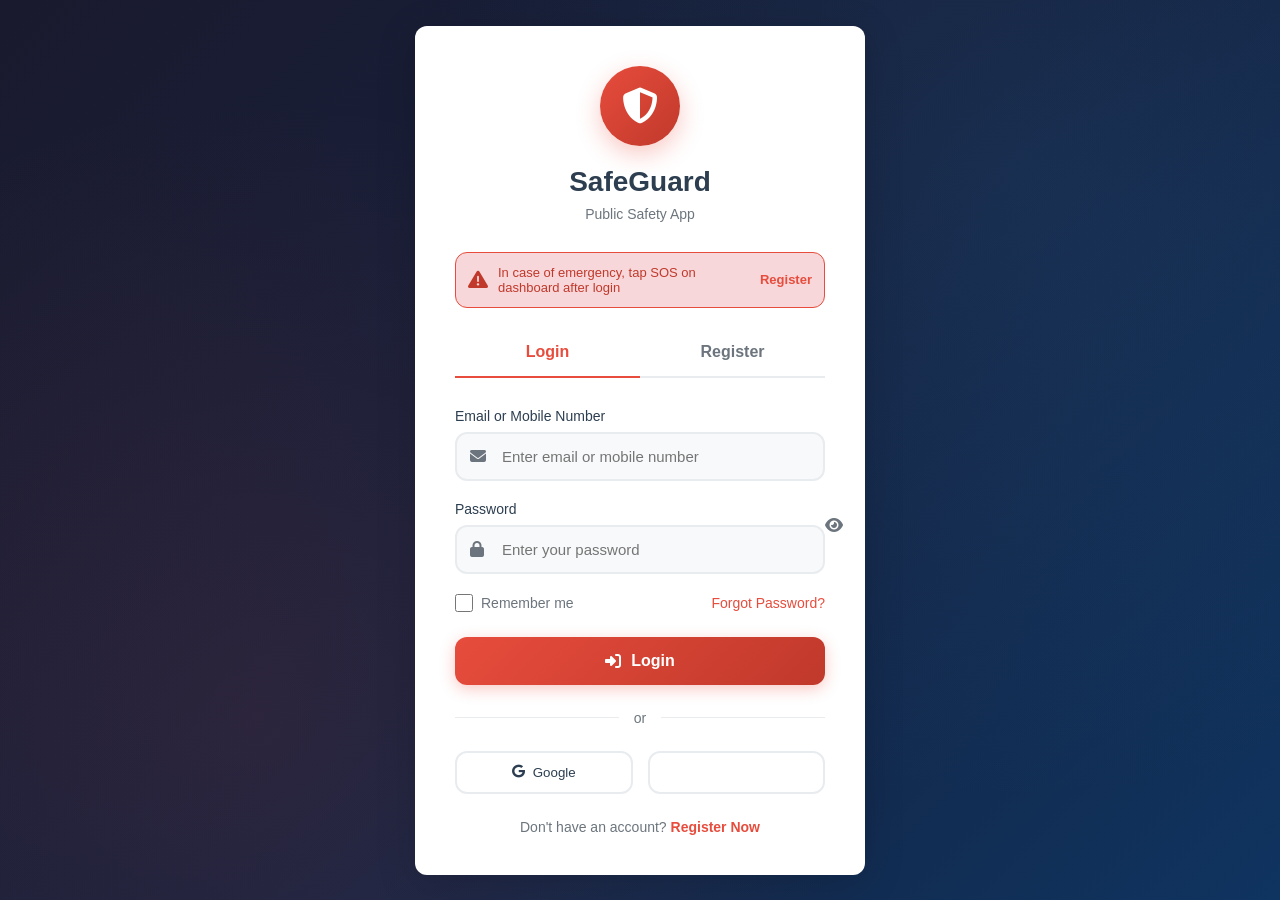
<file: index.html>
<!DOCTYPE html>
<html lang="en">
<head>
    <meta charset="UTF-8">
    <meta name="viewport" content="width=device-width, initial-scale=1.0">
    <title>SafeGuard - Login</title>
    <link rel="stylesheet" href="style.css">
    <link rel="stylesheet" href="https://cdnjs.cloudflare.com/ajax/libs/font-awesome/6.4.0/css/all.min.css">
</head>
<body>
    <div class="auth-container">
        <div class="auth-card">
            <div class="auth-header">
                <div class="logo-container">
                    <i class="fas fa-shield-halved"></i>
                </div>
                <h1>SafeGuard</h1>
                <p>Public Safety App</p>
            </div>

            <div class="sos-emergency">
                <i class="fas fa-exclamation-triangle"></i>
                <span>In case of emergency, tap SOS on dashboard after login</span>
                <a href="register.html">Register</a>
            </div>

            <div class="auth-tabs">
                <div class="auth-tab active" data-tab="login">Login</div>
                <div class="auth-tab" data-tab="register">Register</div>
            </div>

            <!-- Login Form -->
            <form id="loginForm" class="auth-form active">
                <div class="form-group">
                    <label>Email or Mobile Number</label>
                    <div class="input-wrapper">
                        <input type="text" id="loginEmail" placeholder="Enter email or mobile number" required>
                        <i class="fas fa-envelope"></i>
                    </div>
                    <span class="error-message" id="loginEmailError">Please enter a valid email or mobile number</span>
                </div>

                <div class="form-group">
                    <label>Password</label>
                    <div class="input-wrapper">
                        <input type="password" id="loginPassword" placeholder="Enter your password" required>
                        <i class="fas fa-lock"></i>
                        <button type="button" class="toggle-password" onclick="togglePassword('loginPassword')">
                            <i class="fas fa-eye"></i>
                        </button>
                    </div>
                    <span class="error-message" id="loginPasswordError">Password is required</span>
                </div>

                <div class="auth-options">
                    <label class="remember-me">
                        <input type="checkbox" id="rememberMe">
                        <span>Remember me</span>
                    </label>
                    <a href="#" class="forgot-password" onclick="showForgotPassword()">Forgot Password?</a>
                </div>

                <button type="submit" class="btn btn-primary">
                    <i class="fas fa-sign-in-alt"></i>
                    Login
                </button>

                <div class="divider">
                    <span>or</span>
                </div>

                <div class="social-login">
                    <button type="button" class="social-btn btn-google" onclick="loginWithGoogle()">
                        <i class="fab fa-google"></i>
                        Google
                    </button>
                    <button type="button" class="social-btn btn-otp" onclick="showLoginOTP()">
                        <i class="fas fa-mobile-alt"></i>
                        Login with OTP
                    </button>
                </div>

                <div class="auth-footer">
                    Don't have an account? <a href="register.html">Register Now</a>
                </div>
            </form>

            <!-- Login with OTP Form -->
            <form id="loginOTPForm" class="auth-form">
                <div class="form-group">
                    <label>Mobile Number</label>
                    <div class="input-wrapper">
                        <input type="tel" id="otpMobile" placeholder="Enter mobile number" required>
                        <i class="fas fa-phone"></i>
                    </div>
                    <span class="error-message" id="otpMobileError">Please enter a valid mobile number</span>
                </div>

                <button type="button" class="btn btn-otp" onclick="sendLoginOTP()">
                    <i class="fas fa-paper-plane"></i>
                    Send OTP
                </button>

                <div class="otp-timer hidden" id="otpTimer">
                    Resend OTP in <span id="timerCount">60</span> seconds
                    <button type="button" onclick="resendLoginOTP()" id="resendBtn" disabled>Resend</button>
                </div>

                <div class="form-group" id="otpInputGroup" style="margin-top: 20px;">
                    <label>Enter OTP</label>
                    <div class="input-wrapper">
                        <input type="text" id="loginOtp" placeholder="Enter 6-digit OTP" maxlength="6">
                        <i class="fas fa-key"></i>
                    </div>
                    <span class="error-message" id="loginOtpError">Please enter valid OTP</span>
                </div>

                <button type="button" class="btn btn-primary" onclick="verifyLoginOTP()">
                    <i class="fas fa-check"></i>
                    Verify & Login
                </button>

                <div class="auth-footer">
                    <a href="#" onclick="showLoginForm()">Back to Login</a>
                </div>
            </form>

            <!-- Forgot Password Form -->
            <form id="forgotPasswordForm" class="auth-form">
                <div class="form-group">
                    <label>Email or Mobile Number</label>
                    <div class="input-wrapper">
                        <input type="text" id="forgotEmail" placeholder="Enter your email or mobile" required>
                        <i class="fas fa-envelope"></i>
                    </div>
                </div>

                <button type="button" class="btn btn-primary" onclick="resetPassword()">
                    <i class="fas fa-paper-plane"></i>
                    Send Reset Link
                </button>

                <div class="auth-footer">
                    <a href="#" onclick="showLoginForm()">Back to Login</a>
                </div>
            </form>
        </div>
    </div>

    <script src="script.js"></script>
</body>
</html>
</file>
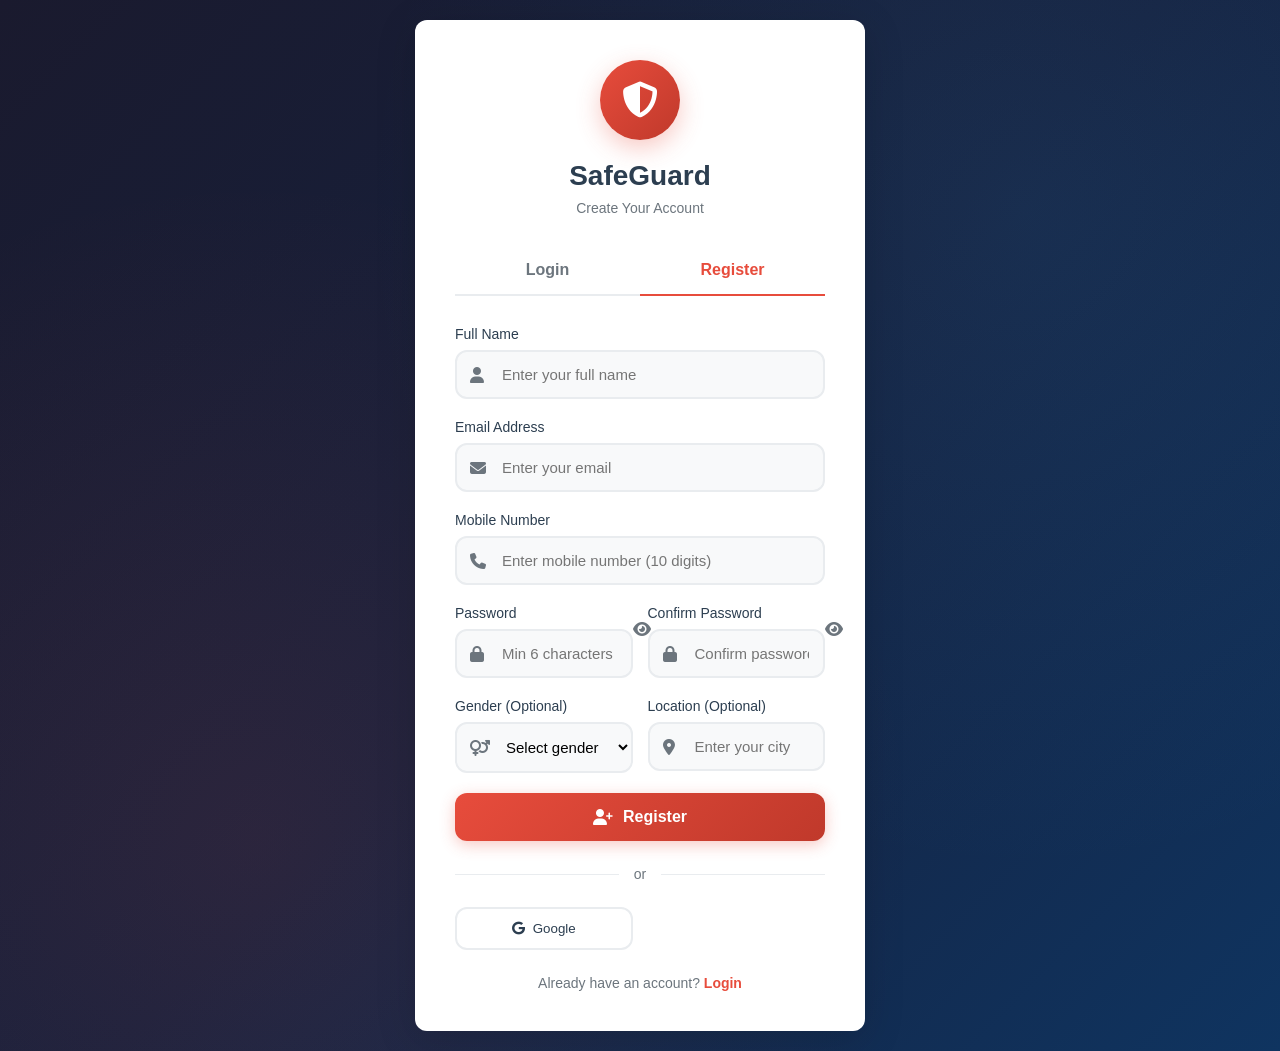
<file: register.html>
<!DOCTYPE html>
<html lang="en">
<head>
    <meta charset="UTF-8">
    <meta name="viewport" content="width=device-width, initial-scale=1.0">
    <title>SafeGuard - Register</title>
    <link rel="stylesheet" href="style.css">
    <link rel="stylesheet" href="https://cdnjs.cloudflare.com/ajax/libs/font-awesome/6.4.0/css/all.min.css">
</head>
<body>
    <div class="auth-container">
        <div class="auth-card">
            <div class="auth-header">
                <div class="logo-container">
                    <i class="fas fa-shield-halved"></i>
                </div>
                <h1>SafeGuard</h1>
                <p>Create Your Account</p>
            </div>

            <div class="auth-tabs">
                <div class="auth-tab" data-tab="login">Login</div>
                <div class="auth-tab active" data-tab="register">Register</div>
            </div>

            <!-- Registration Form -->
            <form id="registerForm" class="auth-form active">
                <div class="form-group">
                    <label>Full Name</label>
                    <div class="input-wrapper">
                        <input type="text" id="regName" placeholder="Enter your full name" required>
                        <i class="fas fa-user"></i>
                    </div>
                    <span class="error-message" id="regNameError">Please enter your full name</span>
                </div>

                <div class="form-group">
                    <label>Email Address</label>
                    <div class="input-wrapper">
                        <input type="email" id="regEmail" placeholder="Enter your email" required>
                        <i class="fas fa-envelope"></i>
                    </div>
                    <span class="error-message" id="regEmailError">Please enter a valid email address</span>
                </div>

                <div class="form-group">
                    <label>Mobile Number</label>
                    <div class="input-wrapper">
                        <input type="tel" id="regMobile" placeholder="Enter mobile number (10 digits)" maxlength="10" required>
                        <i class="fas fa-phone"></i>
                    </div>
                    <span class="error-message" id="regMobileError">Please enter a valid 10-digit mobile number</span>
                </div>

                <div class="form-row">
                    <div class="form-group">
                        <label>Password</label>
                        <div class="input-wrapper">
                            <input type="password" id="regPassword" placeholder="Min 6 characters" required minlength="6">
                            <i class="fas fa-lock"></i>
                            <button type="button" class="toggle-password" onclick="togglePassword('regPassword')">
                                <i class="fas fa-eye"></i>
                            </button>
                        </div>
                        <span class="error-message" id="regPasswordError">Password must be at least 6 characters</span>
                    </div>

                    <div class="form-group">
                        <label>Confirm Password</label>
                        <div class="input-wrapper">
                            <input type="password" id="regConfirmPassword" placeholder="Confirm password" required>
                            <i class="fas fa-lock"></i>
                            <button type="button" class="toggle-password" onclick="togglePassword('regConfirmPassword')">
                                <i class="fas fa-eye"></i>
                            </button>
                        </div>
                        <span class="error-message" id="regConfirmPasswordError">Passwords do not match</span>
                    </div>
                </div>

                <div class="form-row">
                    <div class="form-group">
                        <label>Gender (Optional)</label>
                        <div class="input-wrapper">
                            <select id="regGender" class="input-field">
                                <option value="">Select gender</option>
                                <option value="male">Male</option>
                                <option value="female">Female</option>
                                <option value="other">Other</option>
                            </select>
                            <i class="fas fa-venus-mars" style="left: 15px;"></i>
                        </div>
                    </div>

                    <div class="form-group">
                        <label>Location (Optional)</label>
                        <div class="input-wrapper">
                            <input type="text" id="regLocation" placeholder="Enter your city">
                            <i class="fas fa-map-marker-alt"></i>
                        </div>
                    </div>
                </div>

                <button type="submit" class="btn btn-primary">
                    <i class="fas fa-user-plus"></i>
                    Register
                </button>

                <div class="divider">
                    <span>or</span>
                </div>

                <div class="social-login">
                    <button type="button" class="social-btn btn-google" onclick="loginWithGoogle()">
                        <i class="fab fa-google"></i>
                        Google
                    </button>
                </div>

                <div class="auth-footer">
                    Already have an account? <a href="index.html">Login</a>
                </div>
            </form>
        </div>
    </div>

    <script src="script.js"></script>
</body>
</html>
</file>
<file: style.css>
* {
    margin: 0;
    padding: 0;
    box-sizing: border-box;
    font-family: 'Segoe UI', Tahoma, Geneva, Verdana, sans-serif;
}

:root {
    --primary: #e74c3c;
    --primary-dark: #c0392b;
    --primary-light: #f8d7da;
    --secondary: #2c3e50;
    --success: #27ae60;
    --warning: #f39c12;
    --danger: #e74c3c;
    --light: #f8f9fa;
    --dark: #1a1a2e;
    --white: #ffffff;
    --gray: #6c757d;
    --gray-light: #e9ecef;
    --shadow: 0 4px 20px rgba(0, 0, 0, 0.1);
    --shadow-lg: 0 8px 40px rgba(0, 0, 0, 0.15);
    --border-radius: 12px;
    --transition: all 0.3s ease;
}

body {
    background: linear-gradient(135deg, #1a1a2e 0%, #16213e 50%, #0f3460 100%);
    min-height: 100vh;
    display: flex;
    align-items: center;
    justify-content: center;
    padding: 20px;
    position: relative;
    overflow-x: hidden;
}

body::before {
    content: '';
    position: absolute;
    top: 0;
    left: 0;
    right: 0;
    bottom: 0;
    background: 
        radial-gradient(circle at 20% 80%, rgba(231, 76, 60, 0.1) 0%, transparent 50%),
        radial-gradient(circle at 80% 20%, rgba(52, 152, 219, 0.1) 0%, transparent 50%);
    pointer-events: none;
}

.auth-container {
    width: 100%;
    max-width: 450px;
    position: relative;
    z-index: 1;
}

.auth-card {
    background: var(--white);
    border-radius: var(--border-radius);
    box-shadow: var(--shadow-lg);
    padding: 40px;
    animation: slideUp 0.5s ease;
}

@keyframes slideUp {
    from {
        opacity: 0;
        transform: translateY(30px);
    }
    to {
        opacity: 1;
        transform: translateY(0);
    }
}

.auth-header {
    text-align: center;
    margin-bottom: 30px;
}

.logo-container {
    width: 80px;
    height: 80px;
    background: linear-gradient(135deg, var(--primary) 0%, var(--primary-dark) 100%);
    border-radius: 50%;
    display: flex;
    align-items: center;
    justify-content: center;
    margin: 0 auto 20px;
    box-shadow: 0 8px 25px rgba(231, 76, 60, 0.3);
}

.logo-container i {
    font-size: 36px;
    color: var(--white);
}

.auth-header h1 {
    color: var(--secondary);
    font-size: 28px;
    font-weight: 700;
    margin-bottom: 8px;
}

.auth-header p {
    color: var(--gray);
    font-size: 14px;
}

.auth-tabs {
    display: flex;
    border-bottom: 2px solid var(--gray-light);
    margin-bottom: 30px;
}

.auth-tab {
    flex: 1;
    padding: 15px;
    text-align: center;
    cursor: pointer;
    font-weight: 600;
    color: var(--gray);
    transition: var(--transition);
    border-bottom: 2px solid transparent;
    margin-bottom: -2px;
}

.auth-tab:hover {
    color: var(--primary);
}

.auth-tab.active {
    color: var(--primary);
    border-bottom-color: var(--primary);
}

.auth-form {
    display: none;
}

.auth-form.active {
    display: block;
    animation: fadeIn 0.3s ease;
}

@keyframes fadeIn {
    from { opacity: 0; }
    to { opacity: 1; }
}

.form-group {
    margin-bottom: 20px;
}

.form-group label {
    display: block;
    margin-bottom: 8px;
    color: var(--secondary);
    font-weight: 500;
    font-size: 14px;
}

.input-wrapper {
    position: relative;
}

.input-wrapper i {
    position: absolute;
    left: 15px;
    top: 50%;
    transform: translateY(-50%);
    color: var(--gray);
    font-size: 16px;
    transition: var(--transition);
}

.input-wrapper input {
    width: 100%;
    padding: 14px 14px 14px 45px;
    border: 2px solid var(--gray-light);
    border-radius: var(--border-radius);
    font-size: 15px;
    transition: var(--transition);
    background: var(--light);
}

.input-wrapper input:focus {
    outline: none;
    border-color: var(--primary);
    background: var(--white);
    box-shadow: 0 0 0 4px rgba(231, 76, 60, 0.1);
}

.input-wrapper input:focus + i,
.input-wrapper:focus-within i {
    color: var(--primary);
}

.input-wrapper .toggle-password {
    position: absolute;
    right: 15px;
    left: auto;
    cursor: pointer;
    background: none;
    border: none;
    font-size: 16px;
    color: var(--gray);
}

.input-wrapper .toggle-password:hover {
    color: var(--primary);
}

.form-row {
    display: grid;
    grid-template-columns: 1fr 1fr;
    gap: 15px;
}

select.input-field {
    width: 100%;
    padding: 14px 14px 14px 45px;
    border: 2px solid var(--gray-light);
    border-radius: var(--border-radius);
    font-size: 15px;
    transition: var(--transition);
    background: var(--light);
    cursor: pointer;
}

select.input-field:focus {
    outline: none;
    border-color: var(--primary);
    background: var(--white);
}

.error-message {
    color: var(--danger);
    font-size: 12px;
    margin-top: 6px;
    display: none;
}

.error-message.show {
    display: block;
    animation: shake 0.3s ease;
}

@keyframes shake {
    0%, 100% { transform: translateX(0); }
    25% { transform: translateX(-5px); }
    75% { transform: translateX(5px); }
}

.input-error {
    border-color: var(--danger) !important;
}

.btn {
    width: 100%;
    padding: 15px;
    border: none;
    border-radius: var(--border-radius);
    font-size: 16px;
    font-weight: 600;
    cursor: pointer;
    transition: var(--transition);
    display: flex;
    align-items: center;
    justify-content: center;
    gap: 10px;
}

.btn-primary {
    background: linear-gradient(135deg, var(--primary) 0%, var(--primary-dark) 100%);
    color: var(--white);
    box-shadow: 0 4px 15px rgba(231, 76, 60, 0.3);
}

.btn-primary:hover {
    transform: translateY(-2px);
    box-shadow: 0 6px 20px rgba(231, 76, 60, 0.4);
}

.btn-primary:active {
    transform: translateY(0);
}

.btn-secondary {
    background: var(--gray-light);
    color: var(--secondary);
}

.btn-secondary:hover {
    background: var(--gray);
    color: var(--white);
}

.btn-google {
    background: var(--white);
    color: var(--secondary);
    border: 2px solid var(--gray-light);
}

.btn-google:hover {
    border-color: #db4437;
    color: #db4437;
}

.btn-otp {
    background: var(--success);
    color: var(--white);
}

.btn-otp:hover {
    background: #219a52;
}

.auth-options {
    display: flex;
    justify-content: space-between;
    align-items: center;
    margin-bottom: 25px;
    font-size: 14px;
}

.remember-me {
    display: flex;
    align-items: center;
    gap: 8px;
    cursor: pointer;
    color: var(--gray);
}

.remember-me input {
    width: 18px;
    height: 18px;
    accent-color: var(--primary);
    cursor: pointer;
}

.forgot-password {
    color: var(--primary);
    text-decoration: none;
    font-weight: 500;
}

.forgot-password:hover {
    text-decoration: underline;
}

.divider {
    display: flex;
    align-items: center;
    margin: 25px 0;
    color: var(--gray);
    font-size: 14px;
}

.divider::before,
.divider::after {
    content: '';
    flex: 1;
    height: 1px;
    background: var(--gray-light);
}

.divider span {
    padding: 0 15px;
}

.social-login {
    display: grid;
    grid-template-columns: 1fr 1fr;
    gap: 15px;
}

.social-btn {
    padding: 12px;
    border: 2px solid var(--gray-light);
    border-radius: var(--border-radius);
    background: var(--white);
    cursor: pointer;
    display: flex;
    align-items: center;
    justify-content: center;
    gap: 8px;
    font-weight: 500;
    transition: var(--transition);
}

.social-btn:hover {
    border-color: var(--primary);
    transform: translateY(-2px);
}

.social-btn img {
    width: 20px;
    height: 20px;
}

.auth-footer {
    text-align: center;
    margin-top: 25px;
    color: var(--gray);
    font-size: 14px;
}

.auth-footer a {
    color: var(--primary);
    text-decoration: none;
    font-weight: 600;
}

.auth-footer a:hover {
    text-decoration: underline;
}

.sos-emergency {
    background: var(--primary-light);
    border: 1px solid var(--primary);
    border-radius: var(--border-radius);
    padding: 12px;
    margin-bottom: 20px;
    display: flex;
    align-items: center;
    gap: 10px;
    font-size: 13px;
    color: var(--primary-dark);
}

.sos-emergency i {
    font-size: 20px;
}

.sos-emergency a {
    color: var(--primary);
    font-weight: 600;
    text-decoration: none;
    margin-left: auto;
}

.sos-emergency a:hover {
    text-decoration: underline;
}

.otp-timer {
    text-align: center;
    margin-top: 15px;
    color: var(--gray);
    font-size: 14px;
}

.otp-timer span {
    color: var(--primary);
    font-weight: 600;
}

.otp-timer button {
    background: none;
    border: none;
    color: var(--primary);
    cursor: pointer;
    font-weight: 600;
}

.otp-timer button:disabled {
    color: var(--gray);
    cursor: not-allowed;
}

.notification {
    position: fixed;
    top: 20px;
    right: 20px;
    padding: 15px 25px;
    border-radius: var(--border-radius);
    color: var(--white);
    font-weight: 500;
    z-index: 1000;
    animation: slideIn 0.3s ease;
    box-shadow: var(--shadow-lg);
}

@keyframes slideIn {
    from {
        opacity: 0;
        transform: translateX(100px);
    }
    to {
        opacity: 1;
        transform: translateX(0);
    }
}

.notification.success {
    background: var(--success);
}

.notification.error {
    background: var(--danger);
}

.notification.warning {
    background: var(--warning);
}

.notification.info {
    background: #3498db;
}

.hidden {
    display: none !important;
}

@media (max-width: 480px) {
    .auth-card {
        padding: 30px 25px;
    }
    
    .form-row {
        grid-template-columns: 1fr;
    }
    
    .social-login {
        grid-template-columns: 1fr;
    }
    
    .auth-header h1 {
        font-size: 24px;
    }
    
    .logo-container {
        width: 70px;
        height: 70px;
    }
    
    .logo-container i {
        font-size: 30px;
    }
}
</file>
